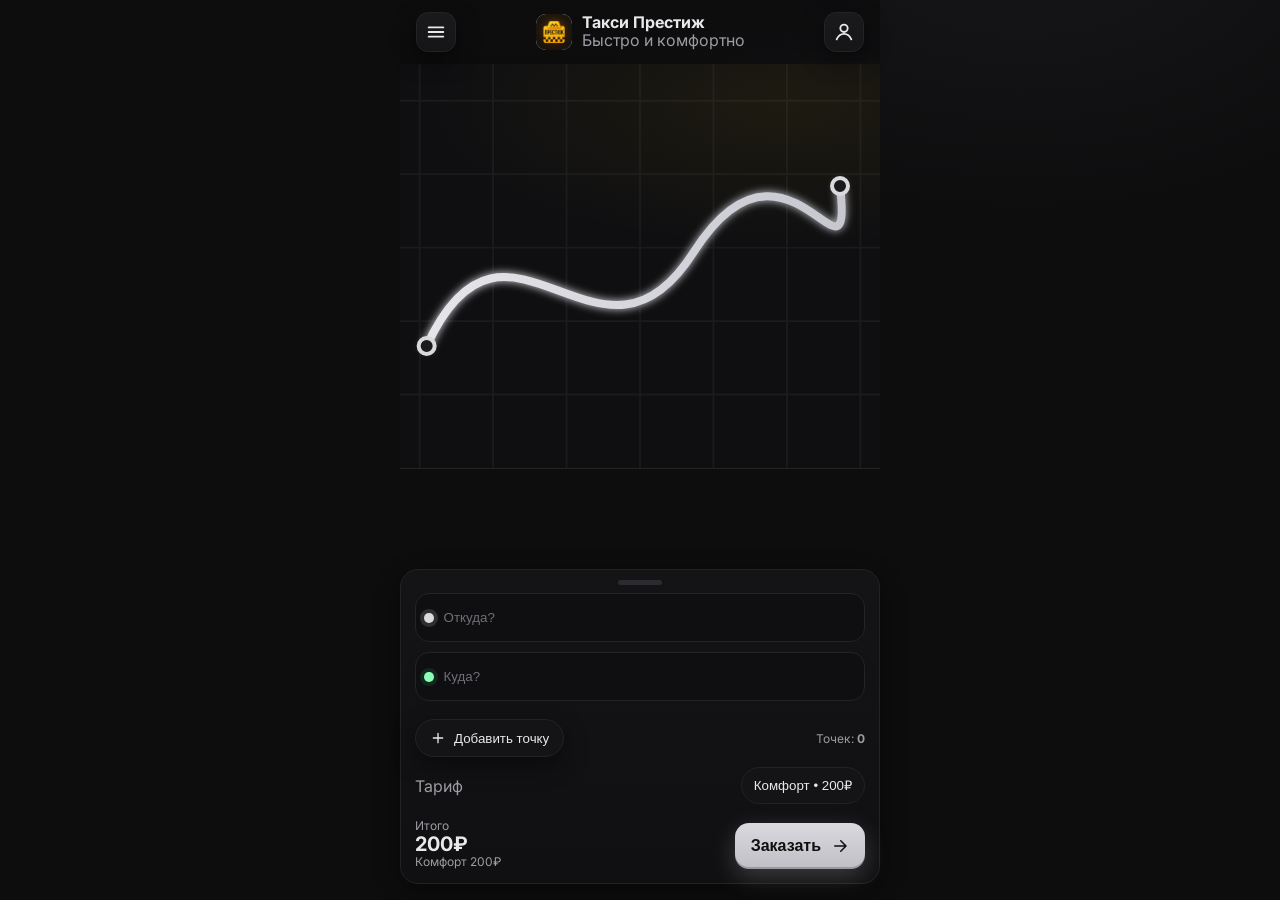
<file: index.html>
<!DOCTYPE html>
<html lang="ru">
  <head>
    <meta charset="utf-8" />
    <meta name="viewport" content="width=device-width, initial-scale=1, maximum-scale=1, viewport-fit=cover" />
    <title>Такси Престиж</title>
    <meta name="description" content="Такси Престиж — закажи поездку в один тап. Тарифы: Эконом, Комфорт и Грузовое (в разработке)." />
    <link rel="preconnect" href="https://fonts.googleapis.com" />
    <link rel="preconnect" href="https://fonts.gstatic.com" crossorigin />
    <link href="https://fonts.googleapis.com/css2?family=Inter:wght@400;500;600;700&display=swap" rel="stylesheet" />
    <link rel="stylesheet" href="styles.css" />
  </head>
  <body>
    <div class="app">
      <header class="topbar">
        <button class="icon-btn" aria-label="Меню" id="menuBtn">
          <svg width="22" height="22" viewBox="0 0 24 24" fill="none" xmlns="http://www.w3.org/2000/svg">
            <rect x="3" y="6" width="18" height="2" rx="1" fill="currentColor"/>
            <rect x="3" y="11" width="18" height="2" rx="1" fill="currentColor"/>
            <rect x="3" y="16" width="18" height="2" rx="1" fill="currentColor"/>
          </svg>
        </button>
        <div class="brand">
          <div class="logo"><img src="logo.jpg" alt="Такси Престиж" class="logo-inner" /></div>
          <div class="brand-text">
            <strong>Такси Престиж</strong>
            <span class="muted">Быстро и комфортно</span>
          </div>
        </div>
        <button class="icon-btn" aria-label="Профиль" id="profileBtn">
          <svg width="22" height="22" viewBox="0 0 24 24" fill="none" xmlns="http://www.w3.org/2000/svg">
            <circle cx="12" cy="8" r="4" stroke="currentColor" stroke-width="2" />
            <path d="M4 20c1.5-3.5 5-6 8-6s6.5 2.5 8 6" stroke="currentColor" stroke-width="2" stroke-linecap="round"/>
          </svg>
        </button>
      </header>

      <main>
        <section class="map">
          <div class="map-overlay"></div>
          <svg class="route" viewBox="0 0 360 180" xmlns="http://www.w3.org/2000/svg" aria-hidden="true">
            <defs>
              <linearGradient id="grad" x1="0%" y1="0%" x2="100%" y2="0%">
                <stop offset="0%" stop-color="#e5e5ea" />
                <stop offset="100%" stop-color="#c7c7d0" />
              </linearGradient>
              <filter id="glow" x="-50%" y="-50%" width="200%" height="200%">
                <feGaussianBlur stdDeviation="3" result="coloredBlur"/>
                <feMerge>
                  <feMergeNode in="coloredBlur"/>
                  <feMergeNode in="SourceGraphic"/>
                </feMerge>
              </filter>
            </defs>
            <path d="M20 150 C 80 20, 150 190, 220 80 S 340 120, 330 30" stroke="url(#grad)" stroke-width="6" fill="none" stroke-linecap="round" filter="url(#glow)"/>
            <circle cx="20" cy="150" r="6" fill="#1a1a1a" stroke="#d9d9de" stroke-width="3"/>
            <circle cx="330" cy="30" r="6" fill="#1a1a1a" stroke="#d9d9de" stroke-width="3"/>
          </svg>
        </section>

        <section class="card order-sheet" aria-label="Форма заказа">
          <div class="sheet-grip" aria-hidden="true"></div>
          <div class="field addr">
            <div class="dot dot-start"></div>
            <input id="fromInput" type="text" placeholder="Откуда?" autocomplete="off" />
          </div>
          <div class="divider"></div>
          <div class="field addr">
            <div class="dot dot-end"></div>
            <input id="toInput" type="text" placeholder="Куда?" autocomplete="off" />
          </div>
          <div id="waypointsContainer" class="waypoints-list"></div>
          <div class="row">
            <button class="add-point-btn" id="addPointBtn" type="button">
              <svg width="16" height="16" viewBox="0 0 24 24" fill="none" xmlns="http://www.w3.org/2000/svg" aria-hidden="true"><path d="M12 5v14M5 12h14" stroke="currentColor" stroke-width="2" stroke-linecap="round"/></svg>
              <span>Добавить точку</span>
            </button>
            <span class="muted small">Точек: <strong id="pointCount">0</strong></span>
          </div>
          <div class="row">
            <span class="muted">Тариф</span>
            <button class="pill-btn" id="tariffBtn">Комфорт • 200₽</button>
          </div>
          <div class="row total">
            <div>
              <span class="muted small">Итого</span>
              <div id="totalPrice" class="total-price">200₽</div>
              <div id="breakdown" class="muted small">Комфорт 200₽</div>
            </div>
            <button id="orderBtn" class="order-btn">Заказать
              <svg width="18" height="18" viewBox="0 0 24 24" fill="none" xmlns="http://www.w3.org/2000/svg">
                <path d="M5 12h14M13 5l7 7-7 7" stroke="#0f0f10" stroke-width="2" stroke-linecap="round" stroke-linejoin="round"/>
              </svg>
            </button>
          </div>
        </section>

      </main>

      
      <div class="sheet-backdrop hidden" id="tariffBackdrop"></div>
      <div class="bottom-sheet hidden" id="tariffSheet" role="dialog" aria-modal="true" aria-labelledby="tariffTitle">
        <div class="sheet-header">
          <h2 id="tariffTitle">Выберите тариф</h2>
          <button class="icon-btn" id="closeTariff" aria-label="Закрыть">
            <svg width="18" height="18" viewBox="0 0 24 24" fill="none" xmlns="http://www.w3.org/2000/svg"><path d="M6 6l12 12M18 6L6 18" stroke="currentColor" stroke-width="2" stroke-linecap="round"/></svg>
          </button>
        </div>
        <div class="cards">
          <div class="tariff-card" data-tariff="economy" tabindex="0" role="button" aria-pressed="false">
            <div class="tariff-header">
              <div>
                <span class="badge">Эконом</span>
                <div class="subtitle muted">на каждый день</div>
              </div>
            </div>
            <div class="card-hero">
              <div class="car-svg">
                <svg viewBox="0 0 120 48" xmlns="http://www.w3.org/2000/svg" aria-hidden="true">
                  <rect x="10" y="18" width="80" height="16" rx="4" fill="#2b2b2b" stroke="#3a3a3a" />
                  <rect x="26" y="14" width="30" height="10" rx="2" fill="#3a3a3a" />
                  <circle cx="28" cy="38" r="6" fill="#111" stroke="#d9d9de" />
                  <circle cx="78" cy="38" r="6" fill="#111" stroke="#d9d9de" />
                </svg>
              </div>
              <span class="price-chip" data-price="economy">150₽</span>
            </div>
            <div class="actions">
              <button class="select-btn" data-select="economy">Выбрать</button>
            </div>
          </div>
          <div class="tariff-card active" data-tariff="comfort" tabindex="0" role="button" aria-pressed="true">
            <div class="tariff-header">
              <div>
                <span class="badge badge-accent">Комфорт</span>
                <div class="subtitle muted">расслабиться в поездке</div>
              </div>
              <span class="ribbon">Рекомендуем</span>
            </div>
            <div class="card-hero">
              <div class="car-svg">
                <svg viewBox="0 0 120 48" xmlns="http://www.w3.org/2000/svg" aria-hidden="true">
                  <rect x="10" y="18" width="90" height="16" rx="4" fill="#343434" stroke="#444" />
                  <rect x="26" y="12" width="40" height="12" rx="3" fill="#474747" />
                  <circle cx="30" cy="38" r="6" fill="#111" stroke="#d9d9de" />
                  <circle cx="86" cy="38" r="6" fill="#111" stroke="#d9d9de" />
                </svg>
              </div>
              <span class="price-chip" data-price="comfort">200₽</span>
            </div>
            <div class="actions">
              <button class="select-btn" data-select="comfort">Выбрано</button>
            </div>
          </div>
          <div class="tariff-card disabled" data-tariff="cargo" aria-disabled="true">
            <div class="tariff-header">
              <div>
                <span class="badge">Грузовое</span>
                <div class="subtitle muted">в разработке</div>
              </div>
              <span class="ribbon ribbon-muted">Скоро</span>
            </div>
            <div class="card-hero">
              <div class="car-svg">
                <svg viewBox="0 0 120 48" xmlns="http://www.w3.org/2000/svg" aria-hidden="true">
                  <rect x="6" y="18" width="64" height="16" rx="4" fill="#262626" stroke="#303030" />
                  <rect x="70" y="14" width="40" height="20" rx="4" fill="#262626" stroke="#303030" />
                  <circle cx="26" cy="38" r="6" fill="#111" stroke="#555" />
                  <circle cx="86" cy="38" r="6" fill="#111" stroke="#555" />
                </svg>
              </div>
              <span class="price-chip">Скоро</span>
            </div>
          </div>
        </div>
      </div>
      
      <!-- Поиск машины -->
      <div class="bottom-sheet hidden" id="searchSheet" role="dialog" aria-modal="true" aria-labelledby="searchTitle">
        <div class="sheet-header">
          <h2 id="searchTitle">Ищу машины...</h2>
        </div>
        <div class="sheet-section">
          <div class="progress" aria-hidden="true">
            <div class="bar"></div>
          </div>
        </div>
        <div class="sheet-actions">
          <button id="openBoost" class="primary-btn">
            <svg width="16" height="16" viewBox="0 0 24 24" fill="none" xmlns="http://www.w3.org/2000/svg"><path d="M12 3v4M12 17v4M4.22 4.22l2.83 2.83M16.95 16.95l2.83 2.83M3 12h4M17 12h4M4.22 19.78l2.83-2.83M16.95 7.05l2.83-2.83" stroke="#0f0f10" stroke-width="2" stroke-linecap="round"/></svg>
            <span>Хочу быстрее</span>
          </button>
          <button id="cancelOrder" class="cancel-btn">
            <svg width="16" height="16" viewBox="0 0 24 24" fill="none" xmlns="http://www.w3.org/2000/svg"><path d="M18 6L6 18M6 6l12 12" stroke="currentColor" stroke-width="2" stroke-linecap="round"/></svg>
            <span>Отменить заказ</span>
          </button>
        </div>
      </div>

      <!-- Ускорение подачи -->
      <div class="bottom-sheet hidden" id="boostSheet" role="dialog" aria-modal="true" aria-labelledby="boostTitle">
        <div class="sheet-header">
          <h2 id="boostTitle">Ускорение подачи</h2>
          <button class="icon-btn" id="closeBoost" aria-label="Закрыть">
            <svg width="18" height="18" viewBox="0 0 24 24" fill="none" xmlns="http://www.w3.org/2000/svg"><path d="M6 6l12 12M18 6L6 18" stroke="currentColor" stroke-width="2" stroke-linecap="round"/></svg>
          </button>
        </div>
        <div class="sheet-section">
          <div class="muted small">Начальная цена заказа <strong id="boostBasePrice">200₽</strong></div>
          <p class="muted small">Небольшая доплата повышает приоритет вашего заказа для водителей.</p>
        </div>
        <div class="boost-controls">
          <div class="stepper">
            <button class="round-btn" id="boostMinus" aria-label="Меньше">−</button>
            <input type="range" id="boostRange" min="0" max="200" step="10" value="0" />
            <button class="round-btn" id="boostPlus" aria-label="Больше">+</button>
          </div>
          <div class="chip-group" id="boostChips">
            <button class="chip-btn" data-boost="20">+20₽</button>
            <button class="chip-btn" data-boost="40">+40₽</button>
            <button class="chip-btn" data-boost="60">+60₽</button>
            <button class="chip-btn" data-boost="100">+100₽</button>
            <button class="chip-btn" data-boost="150">+150₽</button>
            <button class="chip-btn" data-boost="200">+200₽</button>
          </div>
        </div>
        <div class="sheet-actions">
          <button id="confirmBoost" class="primary-btn">Хочу быстрее</button>
        </div>
      </div>
      
      <!-- История заказов -->
      <div class="bottom-sheet hidden" id="historySheet" role="dialog" aria-modal="true" aria-labelledby="historyTitle">
        <div class="sheet-header">
          <h2 id="historyTitle">История поездок</h2>
          <button class="icon-btn" id="closeHistory" aria-label="Закрыть">
            <svg width="18" height="18" viewBox="0 0 24 24" fill="none" xmlns="http://www.w3.org/2000/svg"><path d="M6 6l12 12M18 6L6 18" stroke="currentColor" stroke-width="2" stroke-linecap="round"/></svg>
          </button>
        </div>
        <div class="history-list">
          <div class="history-item completed">
            <div class="history-header">
              <div class="route-info">
                <div class="route-points">
                  <span class="from">ул. Ленина, 1</span>
                  <span class="arrow">→</span>
                  <span class="to">пр. Мира, 15</span>
                </div>
                <div class="route-meta">
                  <span class="date">Сегодня, 14:30</span>
                  <span class="tariff">Комфорт</span>
                </div>
              </div>
              <div class="status-badge completed">Завершён</div>
            </div>
            <div class="history-footer">
              <span class="price">200₽</span>
              <button class="repeat-btn" data-route="ул. Ленина, 1|пр. Мира, 15">Повторить</button>
            </div>
          </div>
          
          <div class="history-item cancelled">
            <div class="history-header">
              <div class="route-info">
                <div class="route-points">
                  <span class="from">ул. Пушкина, 10</span>
                  <span class="arrow">→</span>
                  <span class="to">ул. Гагарина, 25</span>
                </div>
                <div class="route-meta">
                  <span class="date">Вчера, 18:15</span>
                  <span class="tariff">Эконом</span>
                </div>
              </div>
              <div class="status-badge cancelled">Отменён</div>
            </div>
            <div class="history-footer">
              <span class="price">150₽</span>
              <button class="repeat-btn" data-route="ул. Пушкина, 10|ул. Гагарина, 25">Повторить</button>
            </div>
          </div>
          
          <div class="history-item active">
            <div class="history-header">
              <div class="route-info">
                <div class="route-points">
                  <span class="from">ТЦ Мега</span>
                  <span class="arrow">→</span>
                  <span class="to">Домой</span>
                </div>
                <div class="route-meta">
                  <span class="date">Сейчас</span>
                  <span class="tariff">Комфорт +50₽</span>
                </div>
              </div>
              <div class="status-badge active">В пути</div>
            </div>
            <div class="history-footer">
              <span class="price">250₽</span>
              <button class="track-btn">Отследить</button>
            </div>
          </div>
        </div>
      </div>
      
      <!-- Профиль пользователя -->
      <div class="bottom-sheet hidden" id="profileSheet" role="dialog" aria-modal="true" aria-labelledby="profileTitle">
        <div class="sheet-header">
          <h2 id="profileTitle">Профиль</h2>
          <button class="icon-btn" id="closeProfile" aria-label="Закрыть">
            <svg width="18" height="18" viewBox="0 0 24 24" fill="none" xmlns="http://www.w3.org/2000/svg"><path d="M6 6l12 12M18 6L6 18" stroke="currentColor" stroke-width="2" stroke-linecap="round"/></svg>
          </button>
        </div>
        
        <div class="profile-section">
          <div class="user-card">
            <div class="avatar">
              <span>ВЛ</span>
            </div>
            <div class="user-info">
              <h3>Лукьянов Виктор</h3>
              <p class="phone">+7 (990) 205-95-83</p>
              <div class="status-badge developer">РАЗРАБОТЧИК</div>
            </div>
          </div>
          
          <div class="level-card">
            <div class="level-info">
              <div class="level-badge">
                <span class="level-number">7</span>
                <span class="level-text">УРОВЕНЬ</span>
              </div>
              <div class="level-progress">
                <div class="progress-bar">
                  <div class="progress-fill" style="width: 75%"></div>
                </div>
                <span class="progress-text">750 / 1000 XP</span>
              </div>
            </div>
            <div class="level-benefits">
              <span class="benefit">🚗 Приоритетный заказ</span>
              <span class="benefit">💎 Скидка 15%</span>
            </div>
          </div>
        </div>
        
        <div class="profile-section">
          <h4>Баланс</h4>
          <div class="balance-card">
            <div class="balance-amount">10 000₽</div>
            <button class="topup-btn">Пополнить</button>
          </div>
        </div>
        
        <div class="profile-section">
          <h4>Способы оплаты</h4>
          <div class="payment-methods">
            <div class="payment-method active">
              <div class="payment-icon">💳</div>
              <div class="payment-info">
                <span class="payment-name">Карта **** 1234</span>
                <span class="payment-type">Основная</span>
              </div>
              <div class="payment-status">✓</div>
            </div>
            <div class="payment-method">
              <div class="payment-icon">💰</div>
              <div class="payment-info">
                <span class="payment-name">Наличные</span>
                <span class="payment-type">При получении</span>
              </div>
              <div class="payment-status"></div>
            </div>
            <button class="add-payment-btn">
              <svg width="16" height="16" viewBox="0 0 24 24" fill="none" xmlns="http://www.w3.org/2000/svg"><path d="M12 5v14M5 12h14" stroke="currentColor" stroke-width="2" stroke-linecap="round"/></svg>
              <span>Добавить способ</span>
            </button>
          </div>
        </div>
        
        <div class="profile-section">
          <h4>Промокоды</h4>
          <div class="promo-section">
            <div class="promo-input">
              <input type="text" placeholder="Введите промокод" />
              <button class="apply-promo-btn">Применить</button>
            </div>
            <div class="active-promos">
              <div class="promo-item active">
                <div class="promo-info">
                  <span class="promo-code">WELCOME50</span>
                  <span class="promo-desc">Скидка 50₽ на первую поездку</span>
                </div>
                <span class="promo-status">Активен</span>
              </div>
              <div class="promo-item">
                <div class="promo-info">
                  <span class="promo-code">NIGHT30</span>
                  <span class="promo-desc">Скидка 30% с 22:00 до 06:00</span>
                </div>
                <span class="promo-status">До 31.12</span>
              </div>
            </div>
          </div>
        </div>
        
        <div class="profile-actions">
          <button class="settings-btn">
            <svg width="16" height="16" viewBox="0 0 24 24" fill="none" xmlns="http://www.w3.org/2000/svg"><path d="M12 15a3 3 0 1 0 0-6 3 3 0 0 0 0 6Z" stroke="currentColor" stroke-width="2"/><path d="M19.4 15a1.65 1.65 0 0 0 .33 1.82l.06.06a2 2 0 0 1 0 2.83 2 2 0 0 1-2.83 0l-.06-.06a1.65 1.65 0 0 0-1.82-.33 1.65 1.65 0 0 0-1 1.51V21a2 2 0 0 1-2 2 2 2 0 0 1-2-2v-.09A1.65 1.65 0 0 0 9 19.4a1.65 1.65 0 0 0-1.82.33l-.06.06a2 2 0 0 1-2.83 0 2 2 0 0 1 0-2.83l.06-.06a1.65 1.65 0 0 0 .33-1.82 1.65 1.65 0 0 0-1.51-1H3a2 2 0 0 1-2-2 2 2 0 0 1 2-2h.09A1.65 1.65 0 0 0 4.6 9a1.65 1.65 0 0 0-.33-1.82l-.06-.06a2 2 0 0 1 0-2.83 2 2 0 0 1 2.83 0l.06.06a1.65 1.65 0 0 0 1.82.33H9a1.65 1.65 0 0 0 1-1.51V3a2 2 0 0 1 2-2 2 2 0 0 1 2 2v.09a1.65 1.65 0 0 0 1 1.51 1.65 1.65 0 0 0 1.82-.33l.06-.06a2 2 0 0 1 2.83 0 2 2 0 0 1 0 2.83l-.06.06a1.65 1.65 0 0 0-.33 1.82V9a1.65 1.65 0 0 0 1.51 1H21a2 2 0 0 1 2 2 2 2 0 0 1-2 2h-.09a1.65 1.65 0 0 0-1.51 1Z" stroke="currentColor" stroke-width="2"/></svg>
            <span>Настройки</span>
          </button>
          <button class="logout-btn">
            <svg width="16" height="16" viewBox="0 0 24 24" fill="none" xmlns="http://www.w3.org/2000/svg"><path d="M9 21H5a2 2 0 0 1-2-2V5a2 2 0 0 1 2-2h4" stroke="currentColor" stroke-width="2" stroke-linecap="round" stroke-linejoin="round"/><polyline points="16,17 21,12 16,7" stroke="currentColor" stroke-width="2" stroke-linecap="round" stroke-linejoin="round"/><line x1="21" y1="12" x2="9" y2="12" stroke="currentColor" stroke-width="2" stroke-linecap="round" stroke-linejoin="round"/></svg>
            <span>Выйти</span>
          </button>
        </div>
      </div>
    </div>

    <div id="toast" class="toast" role="status" aria-live="polite" aria-atomic="true">Заявка отправлена! Мы скоро с вами свяжемся.</div>

    <script src="script.js"></script>
  </body>
</html>
</file>
<file: styles.css>
:root {
  --bg: #0d0d0e;
  --surface: #121214;
  --elev-1: #151517;
  --elev-2: #1a1a1d;
  --stroke: #232326;
  --text: #e9e9eb;
  --muted: #9c9ca3;
  --accent: #d9d9de;
  --accent-press: #bfbfc6;
  --success: #2bd67b;
  --shadow: 0 8px 24px rgba(0,0,0,.45);
}

* { box-sizing: border-box; }
html, body { height: 100%; }
body {
  margin: 0;
  font-family: Inter, system-ui, -apple-system, Segoe UI, Roboto, Ubuntu, Cantarell, Noto Sans, Arial, "Apple Color Emoji", "Segoe UI Emoji";
  color: var(--text);
  background: radial-gradient(1200px 800px at 80% -10%, #17171a 0%, var(--bg) 40%), var(--bg);
  -webkit-font-smoothing: antialiased;
  -moz-osx-font-smoothing: grayscale;
}

.app {
  max-width: 480px;
  margin: 0 auto;
  min-height: 100vh;
  display: grid;
  grid-template-rows: auto 1fr;
}
.app main { display: flex; flex-direction: column; }

.topbar {
  position: sticky;
  top: 0;
  z-index: 10;
  display: flex;
  align-items: center;
  justify-content: space-between;
  gap: 12px;
  padding: 12px 16px;
  background: linear-gradient(180deg, rgba(13,13,14,0.9), rgba(13,13,14,0.55) 80%, rgba(13,13,14,0));
  backdrop-filter: blur(8px);
}

.icon-btn {
  width: 40px;
  height: 40px;
  border-radius: 12px;
  border: 1px solid var(--stroke);
  background: linear-gradient(180deg, var(--elev-2), var(--elev-1));
  color: var(--text);
  display: grid;
  place-items: center;
  cursor: pointer;
  box-shadow: var(--shadow);
}
.icon-btn:active { transform: translateY(1px); }

.brand { display: flex; align-items: center; gap: 10px; }
.logo {
  width: 36px; height: 36px; border-radius: 10px;
  display: grid; place-items: center;
  font-weight: 800; letter-spacing: .5px;
  color: #0f0f10; background: var(--accent);
}
.logo-inner { width: 100%; height: 100%; object-fit: cover; border-radius: 10px; display: block; }
.brand-text { display: flex; flex-direction: column; line-height: 1.1; }
.muted { color: var(--muted); }
.small { font-size: 12px; }

.map {
  position: relative;
  min-height: 45vh;
  height: auto;
  background: #0f0f11 url('data:image/svg+xml;utf8,<svg xmlns="http://www.w3.org/2000/svg" width="360" height="220" viewBox="0 0 360 220"><g fill="none" stroke="%23222326" stroke-width="1" opacity="0.6"> <path d="M0 20h360M0 60h360M0 100h360M0 140h360M0 180h360"/> <path d="M20 0v220M60 0v220M100 0v220M140 0v220M180 0v220M220 0v220M260 0v220M300 0v220M340 0v220"/></g></svg>') center/cover no-repeat;
  border-bottom: 1px solid var(--stroke);
}
.map.full { height: 100vh; }
.map-overlay {
  position: absolute; inset: 0;
  background: radial-gradient(600px 240px at 80% 10%, rgba(255,208,0,0.06) 0%, rgba(0,0,0,0) 60%);
}
.route {
  position: absolute; inset: 0; width: 100%; height: 100%;
}

.card {
  margin: -36px 16px 12px;
  background: linear-gradient(180deg, #141416, #101012);
  border: 1px solid var(--stroke);
  border-radius: 18px;
  box-shadow: var(--shadow);
  padding: 14px;
}
.address-card .field, .order-sheet .field { display: flex; align-items: center; gap: 10px; }
.address-card input, .order-sheet input {
  width: 100%;
  background: #0e0e10;
  border: 1px solid #222226;
  color: var(--text);
  padding: 12px 14px;
  border-radius: 12px;
  outline: none;
}
.address-card input::placeholder, .order-sheet input::placeholder { color: #6f6f76; }
.divider { height: 10px; }

.dot { width: 10px; height: 10px; border-radius: 50%; }
.dot-start { background: var(--accent); box-shadow: 0 0 0 4px rgba(217,217,222,.15); }
.dot-end { background: #8bffb5; box-shadow: 0 0 0 4px rgba(43,214,123,.12); }
.dot-extra { background: #6e6e74; box-shadow: 0 0 0 4px rgba(110,110,116,.12); }

.waypoints {
  display: grid; grid-template-columns: 1fr auto auto; align-items: center; gap: 10px; margin-top: 10px;
}
.chip {
  border-radius: 999px; border: 1px dashed #2e2e33; background: #0f0f12; color: var(--text); padding: 10px 14px; cursor: pointer;
}
.counter { text-align: right; }
.stepper { display: flex; gap: 8px; }
.round-btn { width: 36px; height: 36px; border-radius: 50%; border: 1px solid var(--stroke); background: #151517; color: var(--text); }

.tariffs { padding: 8px 16px 0; }
.tariffs h2 { font-size: 16px; font-weight: 600; margin: 12px 0; color: var(--muted); }
.cards { display: grid; grid-template-columns: 1fr 1fr; gap: 12px; }

.tariff-card {
  position: relative;
  display: flex; flex-direction: column; gap: 8px; align-items: stretch; text-align: left;
  background: linear-gradient(180deg, #151517, #101012);
  border: 1px solid var(--stroke);
  border-radius: 16px; padding: 12px; cursor: pointer; color: var(--text);
  box-shadow: var(--shadow);
}
.tariff-card[aria-pressed="true"], .tariff-card.active { outline: 2px solid var(--accent); outline-offset: -2px; box-shadow: 0 0 0 6px rgba(217,217,222,.08), var(--shadow); }
.tariff-card.disabled { opacity: .6; pointer-events: none; }
.tariff-header { display: flex; align-items: center; justify-content: space-between; gap: 8px; }
.badge { font-weight: 600; }
.badge-accent { color: var(--accent); }
.car-svg { height: 56px; display: grid; place-items: center; }
.subtitle { font-size: 12px; margin-top: 2px; }
.card-hero { display: flex; align-items: center; justify-content: space-between; gap: 10px; margin-top: 2px; }
.price-chip { background: #0e0e10; border: 1px solid var(--stroke); color: var(--text); padding: 8px 10px; border-radius: 12px; font-weight: 700; box-shadow: inset 0 1px 0 rgba(255,255,255,.03); }
.ribbon {
  position: absolute; top: 10px; right: 10px; font-size: 11px; letter-spacing: .3px; color: #111;
  background: var(--accent); padding: 4px 8px; border-radius: 999px; box-shadow: 0 8px 20px rgba(255,208,0,.1);
}
.ribbon-muted { background: #2a2a2e; color: var(--muted); }

.features { list-style: none; margin: 6px 0 0; padding: 0; display: grid; gap: 6px; }
.features li { display: flex; align-items: center; justify-content: space-between; gap: 8px; }
.switch { display: flex; align-items: center; gap: 10px; width: 100%; }
.switch input { appearance: none; width: 36px; height: 22px; border-radius: 999px; position: relative; background: #0f0f12; border: 1px solid var(--stroke); outline: none; cursor: pointer; transition: .2s ease; }
.switch input:after { content: ""; position: absolute; top: 50%; left: 3px; width: 16px; height: 16px; transform: translateY(-50%); border-radius: 50%; background: #2a2a2e; transition: .2s ease; box-shadow: 0 1px 0 rgba(255,255,255,.06), 0 2px 8px rgba(0,0,0,.4); }
.switch input:checked { background: #1a1a1d; border-color: #3a3a3f; box-shadow: inset 0 0 0 2px rgba(217,217,222,.25); }
.switch input:checked:after { left: 17px; background: var(--accent); }
.switch span { flex: 1; color: var(--text); font-size: 13px; }

.actions { margin-top: 8px; display: flex; }
.select-btn { width: 100%; border: 1px solid var(--stroke); background: #141416; color: var(--text); padding: 12px; border-radius: 12px; font-weight: 600; cursor: pointer; }
.tariff-card.active .select-btn { background: linear-gradient(180deg, var(--accent), var(--accent-press)); color: #0f0f10; border-color: transparent; }

.checkout {
  position: sticky; bottom: 0; display: grid; grid-template-columns: 1fr 1fr; align-items: center; gap: 12px;
  padding: 12px 16px 20px; background: linear-gradient(180deg, rgba(13,13,14,0), rgba(13,13,14,0.9) 30% 100%);
}
.summary { display: flex; flex-direction: column; gap: 2px; }

.order-btn {
  display: inline-flex; align-items: center; gap: 10px; justify-content: center; cursor: pointer;
  padding: 14px 16px; border-radius: 14px; border: none; font-weight: 700; font-size: 16px;
  color: #0f0f10; background: linear-gradient(180deg, var(--accent), var(--accent-press));
  box-shadow: 0 8px 24px rgba(217,217,222,.22), inset 0 -2px 0 rgba(0,0,0,.2);
}
.order-btn:active { transform: translateY(1px); }

/* Centered order card under map */
.order-card { margin: 12px 16px 16px; }
.order-sheet {
  position: fixed;
  left: 50%;
  transform: translateX(-50%);
  bottom: 16px;
  width: min(480px, calc(100% - 32px));
  z-index: 20;
  margin: 0; /* строго по центру */
}
.sheet-grip { width: 44px; height: 5px; border-radius: 999px; background: #2b2b2f; margin: -4px auto 8px; }
.field.addr { background: #0f0f11; border: 1px solid #232328; border-radius: 14px; padding: 8px; }
.field.addr input { background: transparent; border: none; padding: 8px 8px 8px 0; }
.row { display: flex; align-items: center; justify-content: space-between; gap: 12px; margin-top: 10px; }
.row.total { align-items: flex-end; }
.total-price { font: 700 20px/1 Inter, system-ui; }
.link-btn { background: transparent; border: none; color: var(--text); padding: 0; cursor: pointer; text-decoration: underline; text-underline-offset: 3px; }
.add-point-btn { display: inline-flex; align-items: center; gap: 8px; padding: 10px 14px; border-radius: 999px; border: 1px solid var(--stroke); background: #141416; color: var(--text); cursor: pointer; box-shadow: var(--shadow); }
.add-point-btn:hover { background: #161619; }
.pill-btn { border: 1px solid var(--stroke); background: #141416; color: var(--text); padding: 10px 12px; border-radius: 999px; cursor: pointer; }
.waypoints-list { display: grid; gap: 8px; margin-top: 8px; }
.waypoints-list .field { align-items: center; }
.remove-point { border: 1px solid var(--stroke); background: #151517; color: var(--muted); border-radius: 10px; padding: 8px 10px; cursor: pointer; }

/* Tariff selection bottom sheet */
.sheet-backdrop { position: fixed; inset: 0; background: rgba(0,0,0,.5); opacity: 0; pointer-events: none; transition: .25s ease; z-index: 29; }
.sheet-backdrop.visible { opacity: 1; pointer-events: auto; }
.bottom-sheet { position: fixed; left: 50%; bottom: 0; transform: translate(-50%, 100%); width: min(480px, 100%); background: linear-gradient(180deg, #151517, #101012); border-top: 1px solid var(--stroke); border-top-left-radius: 16px; border-top-right-radius: 16px; box-shadow: 0 -10px 30px rgba(0,0,0,.5); padding: 12px 16px 20px; max-height: 70vh; overflow: auto; transition: transform .3s ease; z-index: 30; }
.bottom-sheet.open { transform: translate(-50%, 0); }
.hidden { display: none; }
.sheet-header { display: flex; align-items: center; justify-content: space-between; gap: 12px; position: sticky; top: 0; background: linear-gradient(180deg, #151517, #101012); padding-bottom: 8px; }
.sheet-section { margin: 8px 0 12px; }
.sheet-actions { display: flex; flex-direction: column; gap: 12px; align-items: stretch; }
.cancel-btn { display: inline-flex; align-items: center; gap: 8px; padding: 12px 16px; border-radius: 12px; border: 1px solid var(--stroke); background: #141416; color: var(--muted); font-weight: 600; box-shadow: var(--shadow); cursor: pointer; }
.cancel-btn:hover { background: #161619; color: var(--text); }
.progress { height: 6px; border-radius: 999px; background: #1a1a1e; overflow: hidden; border: 1px solid var(--stroke); }
.progress .bar { width: 35%; height: 100%; background: linear-gradient(90deg, var(--accent), var(--accent-press)); border-right: 1px solid rgba(0,0,0,.25); animation: loading 1.2s ease-in-out infinite alternate; }
@keyframes loading { from { transform: translateX(0); } to { transform: translateX(180%); } }
.primary-btn { display: inline-flex; align-items: center; gap: 8px; padding: 12px 16px; border-radius: 12px; border: none; background: linear-gradient(180deg, var(--accent), var(--accent-press)); color: #0f0f10; font-weight: 700; box-shadow: 0 10px 24px rgba(217,217,222,.18); cursor: pointer; }
.boost-controls { display: grid; gap: 12px; }
.boost-controls .stepper { display: grid; grid-template-columns: auto 1fr auto; align-items: center; gap: 12px; }
#boostRange { -webkit-appearance: none; appearance: none; height: 6px; background: #1a1a1e; border: 1px solid var(--stroke); border-radius: 999px; outline: none; }
#boostRange::-webkit-slider-thumb { -webkit-appearance: none; width: 18px; height: 18px; border-radius: 50%; background: var(--accent); border: 1px solid #2b2b2f; box-shadow: 0 4px 10px rgba(0,0,0,.4); }
.chip-group { display: grid; grid-template-columns: repeat(6, 1fr); gap: 8px; }
.chip-btn { border: 1px solid var(--stroke); background: #141416; color: var(--text); border-radius: 999px; padding: 8px 10px; cursor: pointer; }
.chip-btn.active, .chip-btn:active { background: #1b1b1f; }

/* История заказов */
.history-list { display: grid; gap: 12px; }
.history-item { background: #141416; border: 1px solid var(--stroke); border-radius: 12px; padding: 12px; }
.history-item.completed { border-left: 3px solid #2bd67b; }
.history-item.cancelled { border-left: 3px solid #ff6b6b; }
.history-item.active { border-left: 3px solid var(--accent); }
.history-header { display: flex; justify-content: space-between; align-items: flex-start; gap: 12px; margin-bottom: 8px; }
.route-info { flex: 1; }
.route-points { display: flex; align-items: center; gap: 8px; margin-bottom: 4px; }
.route-points .from, .route-points .to { font-weight: 500; }
.route-points .arrow { color: var(--muted); font-size: 14px; }
.route-meta { display: flex; gap: 12px; font-size: 12px; color: var(--muted); }
.status-badge { padding: 4px 8px; border-radius: 999px; font-size: 11px; font-weight: 600; }
.status-badge.completed { background: rgba(43, 214, 123, 0.15); color: #2bd67b; }
.status-badge.cancelled { background: rgba(255, 107, 107, 0.15); color: #ff6b6b; }
.status-badge.active { background: rgba(217, 217, 222, 0.15); color: var(--accent); }
.history-footer { display: flex; justify-content: space-between; align-items: center; }
.history-footer .price { font-weight: 700; font-size: 16px; }
.repeat-btn, .track-btn { padding: 8px 12px; border-radius: 8px; border: 1px solid var(--stroke); background: #141416; color: var(--text); font-size: 12px; cursor: pointer; }
.repeat-btn:hover, .track-btn:hover { background: #161619; }

/* Профиль пользователя */
.profile-section { margin-bottom: 20px; }
.profile-section h4 { color: var(--muted); font-size: 14px; margin: 0 0 12px 0; font-weight: 600; }

.user-card { display: flex; align-items: center; gap: 16px; padding: 16px; background: linear-gradient(135deg, #1a1a1d, #141416); border: 1px solid var(--stroke); border-radius: 16px; margin-bottom: 16px; }
.avatar { width: 60px; height: 60px; border-radius: 50%; background: linear-gradient(135deg, var(--accent), var(--accent-press)); display: grid; place-items: center; font-weight: 800; font-size: 20px; color: #0f0f10; }
.user-info h3 { margin: 0 0 4px 0; font-size: 18px; }
.user-info .phone { margin: 0 0 8px 0; color: var(--muted); }
.status-badge.developer { background: rgba(217, 217, 222, 0.15); color: var(--accent); padding: 6px 12px; border-radius: 999px; font-size: 11px; font-weight: 600; }

.level-card { background: linear-gradient(135deg, #1a1a1d, #141416); border: 1px solid var(--stroke); border-radius: 16px; padding: 16px; }
.level-info { display: flex; align-items: center; gap: 16px; margin-bottom: 12px; }
.level-badge { text-align: center; }
.level-number { display: block; font-size: 32px; font-weight: 800; color: var(--accent); line-height: 1; }
.level-text { font-size: 10px; color: var(--muted); letter-spacing: 1px; }
.level-progress { flex: 1; }
.progress-bar { height: 8px; background: #1a1a1e; border-radius: 999px; overflow: hidden; margin-bottom: 6px; }
.progress-fill { height: 100%; background: linear-gradient(90deg, var(--accent), var(--accent-press)); border-radius: 999px; }
.progress-text { font-size: 12px; color: var(--muted); }
.level-benefits { display: flex; gap: 12px; flex-wrap: wrap; }
.benefit { font-size: 12px; color: var(--text); }

.balance-card { display: flex; justify-content: space-between; align-items: center; padding: 16px; background: linear-gradient(135deg, #1a1a1d, #141416); border: 1px solid var(--stroke); border-radius: 16px; }
.balance-amount { font-size: 24px; font-weight: 800; color: var(--accent); }
.topup-btn { padding: 10px 16px; border-radius: 12px; border: 1px solid var(--stroke); background: #141416; color: var(--text); cursor: pointer; }

.payment-methods { display: grid; gap: 8px; }
.payment-method { display: flex; align-items: center; gap: 12px; padding: 12px; background: #141416; border: 1px solid var(--stroke); border-radius: 12px; }
.payment-method.active { border-color: var(--accent); background: rgba(217, 217, 222, 0.05); }
.payment-icon { font-size: 20px; }
.payment-info { flex: 1; }
.payment-name { display: block; font-weight: 600; margin-bottom: 2px; }
.payment-type { font-size: 12px; color: var(--muted); }
.payment-status { color: #2bd67b; font-weight: 800; }
.add-payment-btn { display: flex; align-items: center; gap: 8px; padding: 12px; border: 1px dashed var(--stroke); background: transparent; color: var(--muted); border-radius: 12px; cursor: pointer; }

.promo-input { display: flex; gap: 8px; margin-bottom: 12px; }
.promo-input input { flex: 1; padding: 10px 12px; background: #0e0e10; border: 1px solid var(--stroke); border-radius: 8px; color: var(--text); outline: none; }
.apply-promo-btn { padding: 10px 16px; border-radius: 8px; border: 1px solid var(--stroke); background: #141416; color: var(--text); cursor: pointer; }
.active-promos { display: grid; gap: 8px; }
.promo-item { display: flex; justify-content: space-between; align-items: center; padding: 12px; background: #141416; border: 1px solid var(--stroke); border-radius: 12px; }
.promo-item.active { border-color: #2bd67b; background: rgba(43, 214, 123, 0.05); }
.promo-code { display: block; font-weight: 700; color: var(--accent); margin-bottom: 2px; }
.promo-desc { font-size: 12px; color: var(--muted); }
.promo-status { font-size: 11px; color: #2bd67b; font-weight: 600; }

.profile-actions { display: grid; gap: 8px; }
.settings-btn, .logout-btn { display: flex; align-items: center; gap: 8px; padding: 12px; border: 1px solid var(--stroke); background: #141416; color: var(--text); border-radius: 12px; cursor: pointer; }
.logout-btn { color: #ff6b6b; border-color: rgba(255, 107, 107, 0.3); }

.toast {
  position: fixed; left: 50%; bottom: 24px; transform: translateX(-50%) translateY(16px);
  background: #141416; color: var(--text); border: 1px solid var(--stroke);
  padding: 12px 16px; border-radius: 12px; box-shadow: var(--shadow);
  opacity: 0; pointer-events: none; transition: .25s ease;
}
.toast.show { opacity: 1; transform: translateX(-50%) translateY(0); }

@media (min-width: 520px) {
  .cards { grid-template-columns: repeat(3, 1fr); }
}
</file>
